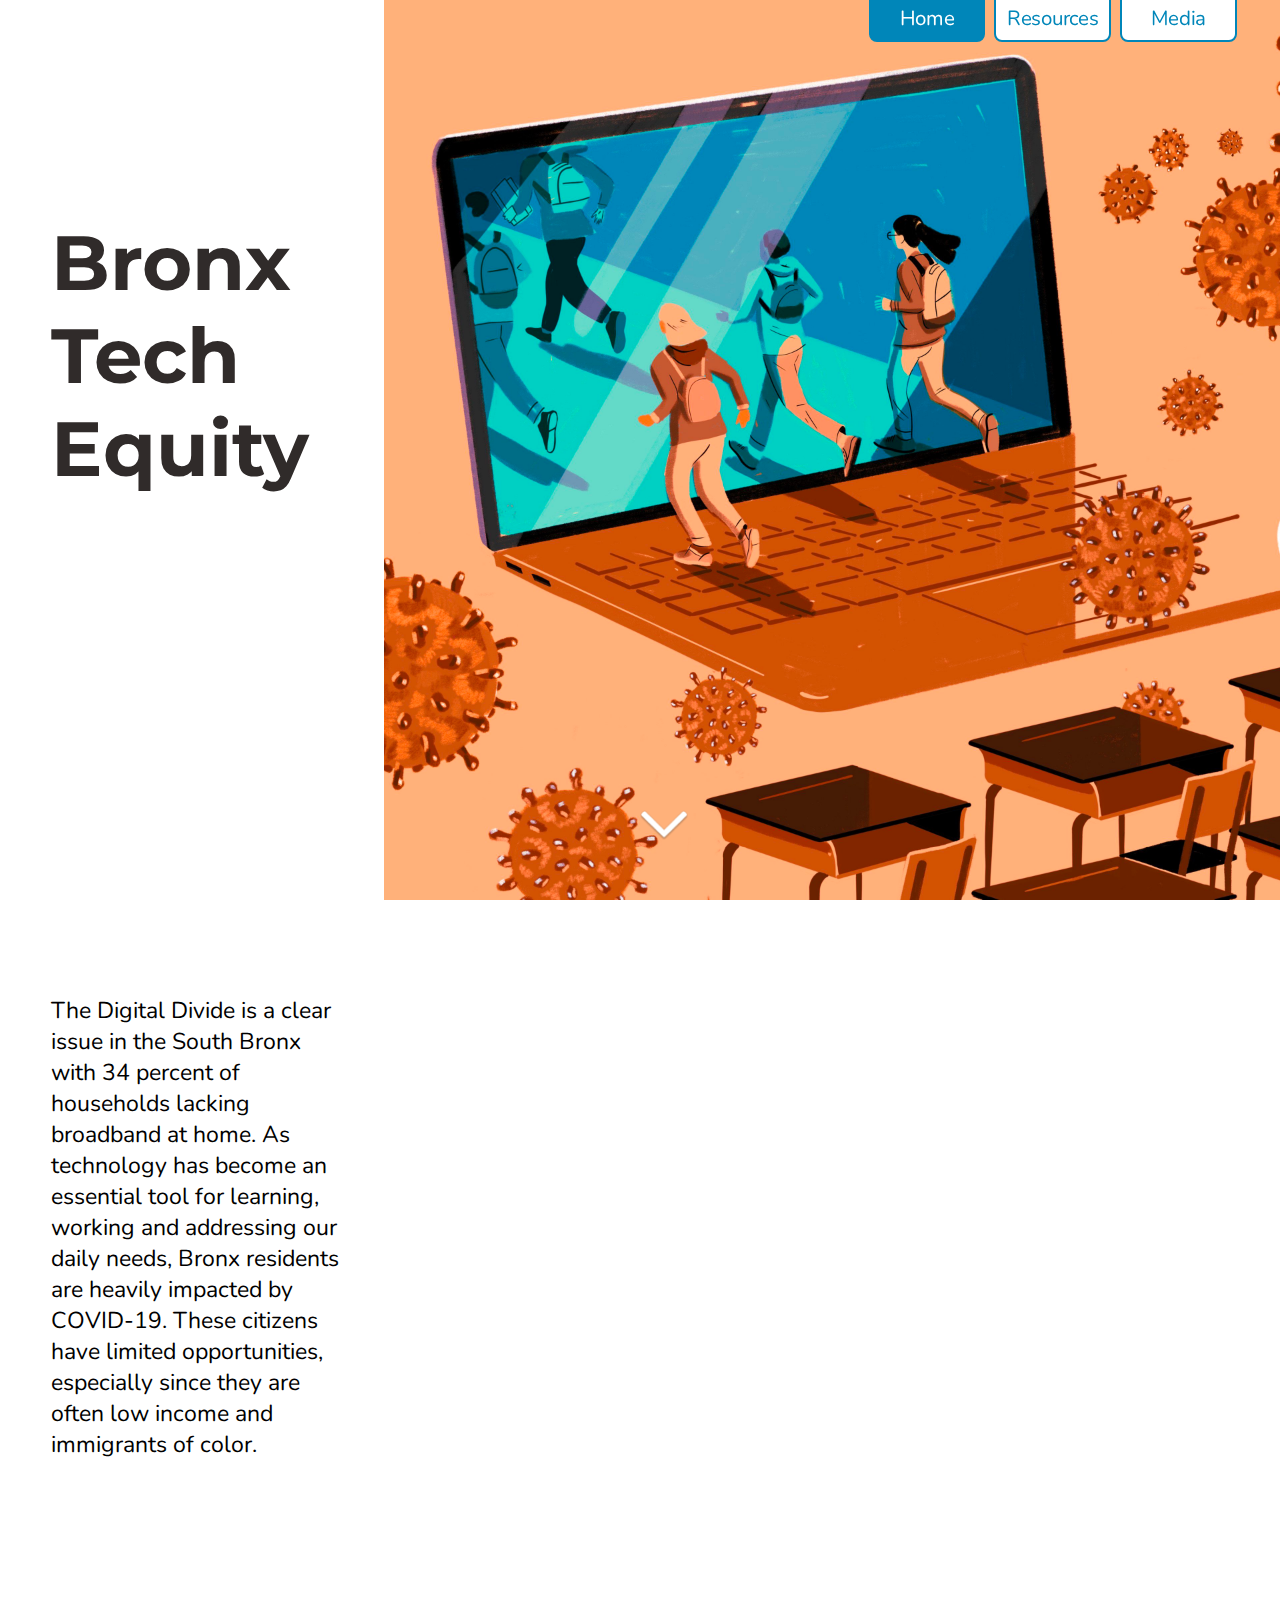
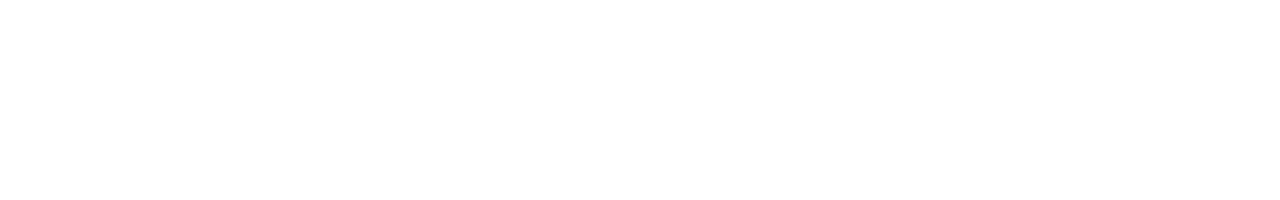
<file: index.html>
<!-- references:
https://www.freecodecamp.org/news/z-index-explained-how-to-stack-elements-using-css-7c5aa0f179b3/
https://www.w3schools.com/howto/howto_js_topnav.asp
https://www.w3schools.com/howto/tryit.asp?filename=tryhow_css_smooth_scroll
https://www.w3schools.com/jsref/prop_win_pagexoffset.asp
https://www.w3schools.com/cssref/pr_dim_max-height.asp-->
<!DOCTYPE html>
<html lang="en" dir="ltr">
  <head>
    <meta charset="utf-8">
    <title>Bx Tech Equity</title>
    <link rel="icon" href="internet.png">
    <link rel="stylesheet" href="style.css">
    <link rel="script" href="script.js">
    <link rel="preconnect" href="https://fonts.gstatic.com">
    <link href="https://fonts.googleapis.com/css2?family=Montserrat:wght@200;300;400;500;600;700;800&family=Nunito:wght@300;400;600;700&display=swap" rel="stylesheet">
  </head>
  <!-- web colors: blue 004463 0086B9 4EAFBF 00D0C3 / white
  orange 461C05 812600 D35301 FFB17A / purple 302B2A 7B4F61 -->
  <body>
    <div class="mainContainer">
    <div id="background"></div>
    <a href="#content1" id="scroll"></a> <!-- jumps to specified div when clicked -->
    <div id="topNav">
      <a class="active" href="index.html">Home</a>
      <a href="resources.html">Resources</a>
      <a href="media.html">Media</a>
    </div>

    <div id="content">
      <h1>Bronx Tech Equity</h1>
    </div>
    <div id="content1">
      <p>The Digital Divide is a clear issue in the South Bronx with 34 percent of households lacking broadband at home.
        As technology has become an essential tool for learning, working and addressing our daily needs, Bronx residents are heavily impacted by COVID-19.
        These citizens have limited opportunities, especially since they are often low income and immigrants of color.</p>
    </div>


    <div id="footer"></div>
    <script src="script.js"></script>
  </div></body>
</html>
</file>
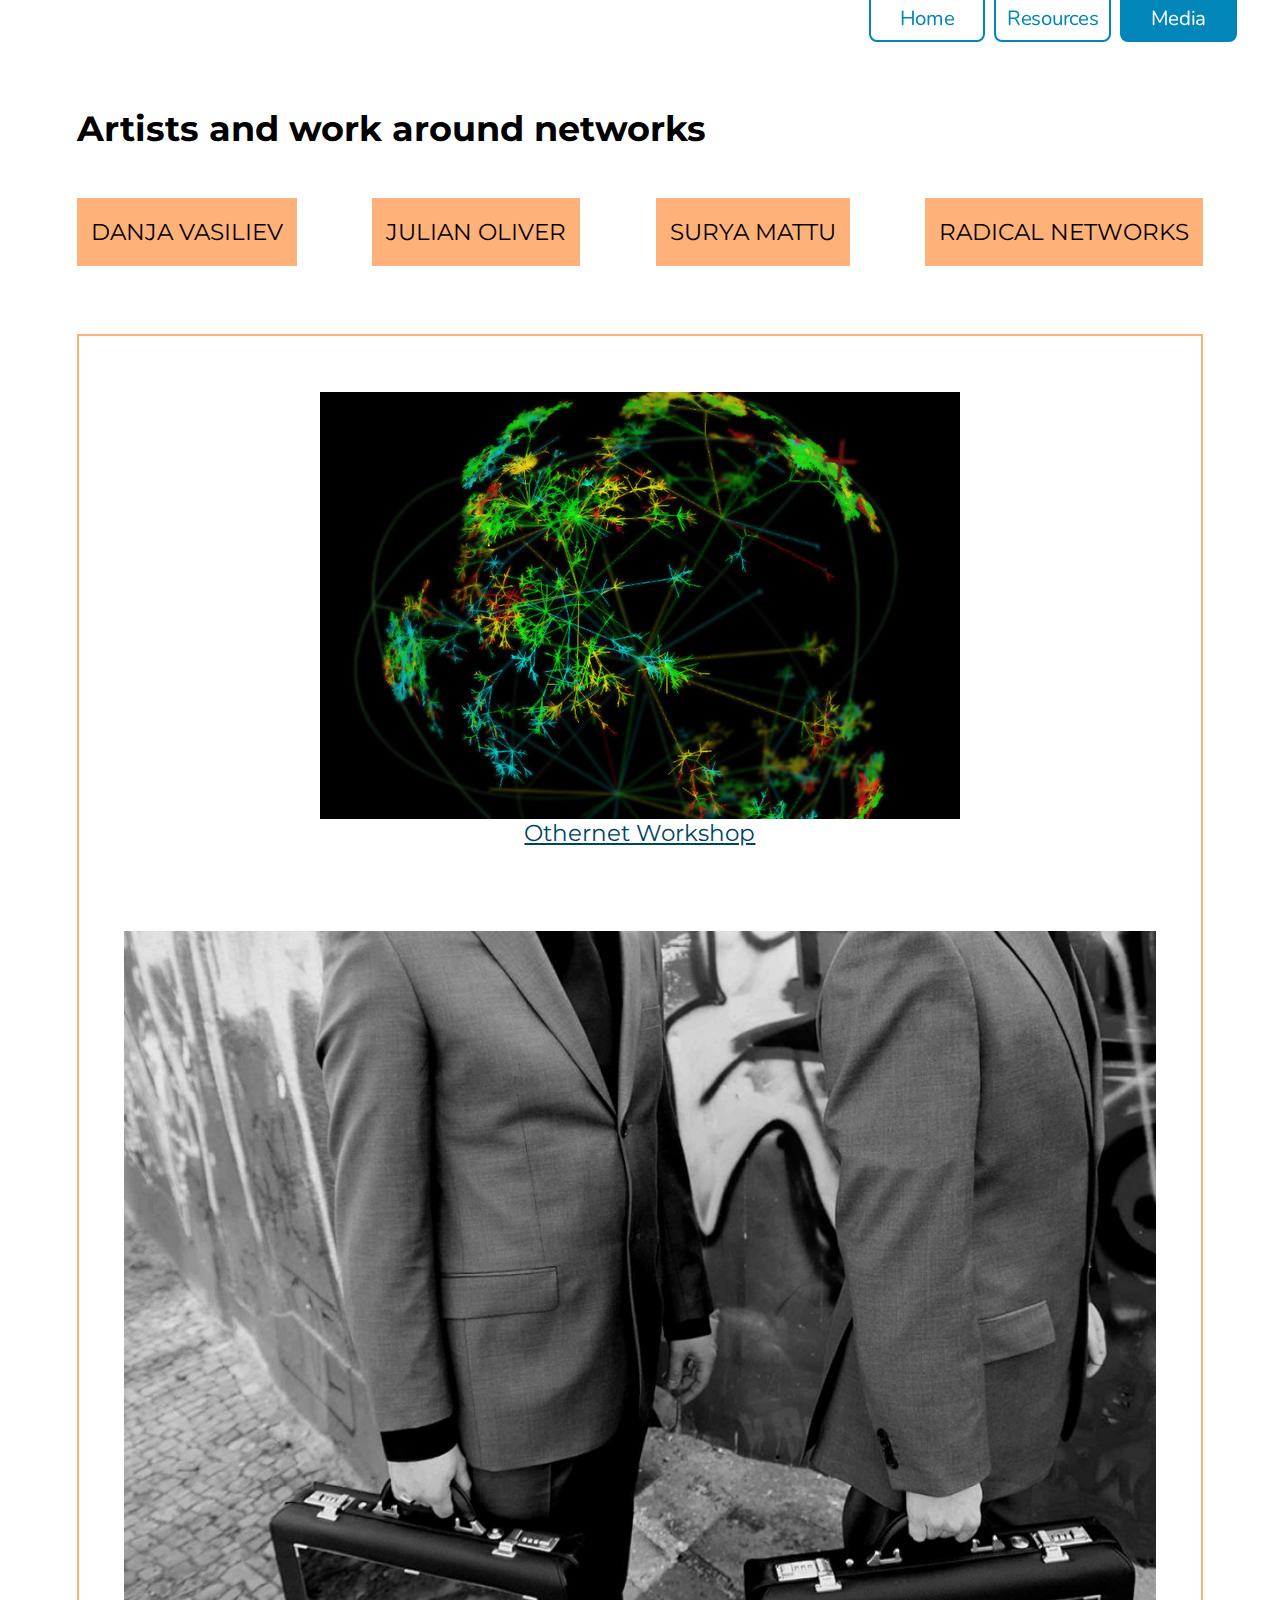
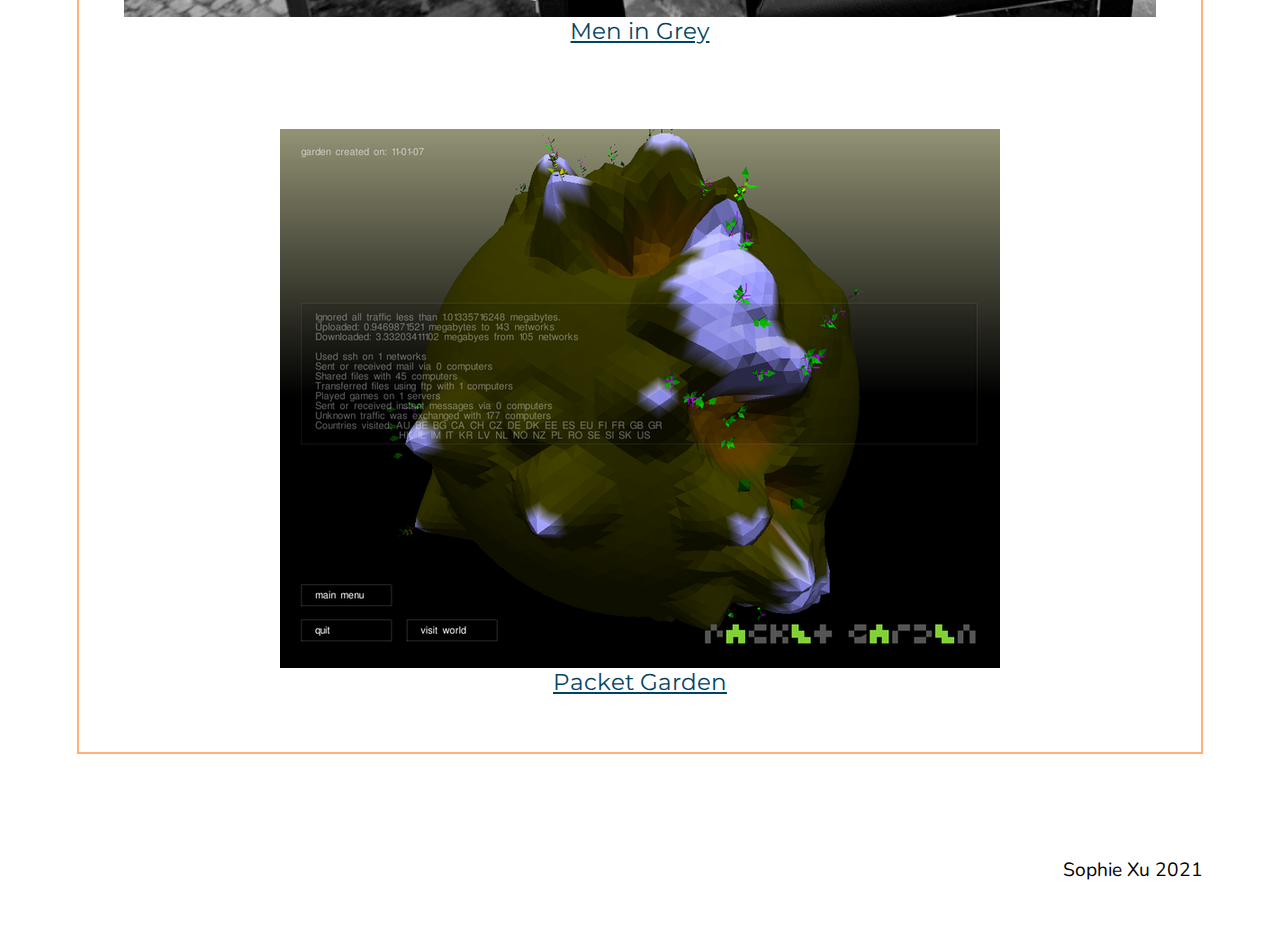
<file: media.html>
<!DOCTYPE html>
<html lang="en" dir="ltr">
  <head>
    <meta charset="utf-8">
    <title>Bx Tech Equity</title>
    <link rel="icon" href="internet.png">
    <link rel="stylesheet" href="style.css">
    <link rel="script" href="script.js">
    <link rel="preconnect" href="https://fonts.gstatic.com">
    <link href="https://fonts.googleapis.com/css2?family=Montserrat:wght@200;300;400;500;600;700;800&family=Nunito:wght@300;400;600;700&display=swap" rel="stylesheet">
  </head>

  <body><div class="mainContainer">
    <div id="topNav">
      <a href="index.html">Home</a>
      <a href="resources.html">Resources</a>
      <a class="active" href="media.html">Media</a>
    </div>

    <div class="content">
      <h2>Artists and work around networks</h2>
      <br><div id="artists"><a href="https://k0a1a.net/">DANJA VASILIEV</a>
        <a href="https://julianoliver.com/">JULIAN OLIVER</a>
        <a href="https://www.suryamattu.com/#/exhibitions">SURYA MATTU</a>
        <a href="https://radicalnetworks.org/">RADICAL NETWORKS</a></div>
      <br><div id="othernet">
      <br><br><img src="othernet.jpg">
      <a href="https://criticalengineering.org/courses/othernet/">Othernet Workshop</a>
      <br><br><br><img src="mig.jpg">
      <a href="http://connectingcities.net/project/men-grey">Men in Grey</a>
      <br><br><br><img src="garden.png">
      <a href="https://julianoliver.com/output/packet-garden.html">Packet Garden</a>
      <br><br></div><br><br><br>
      <div id="footer"><p>Sophie Xu 2021</p><br></div>
    </div>

      <script src="script.js"></script>
  </div></body>
</html>
</file>
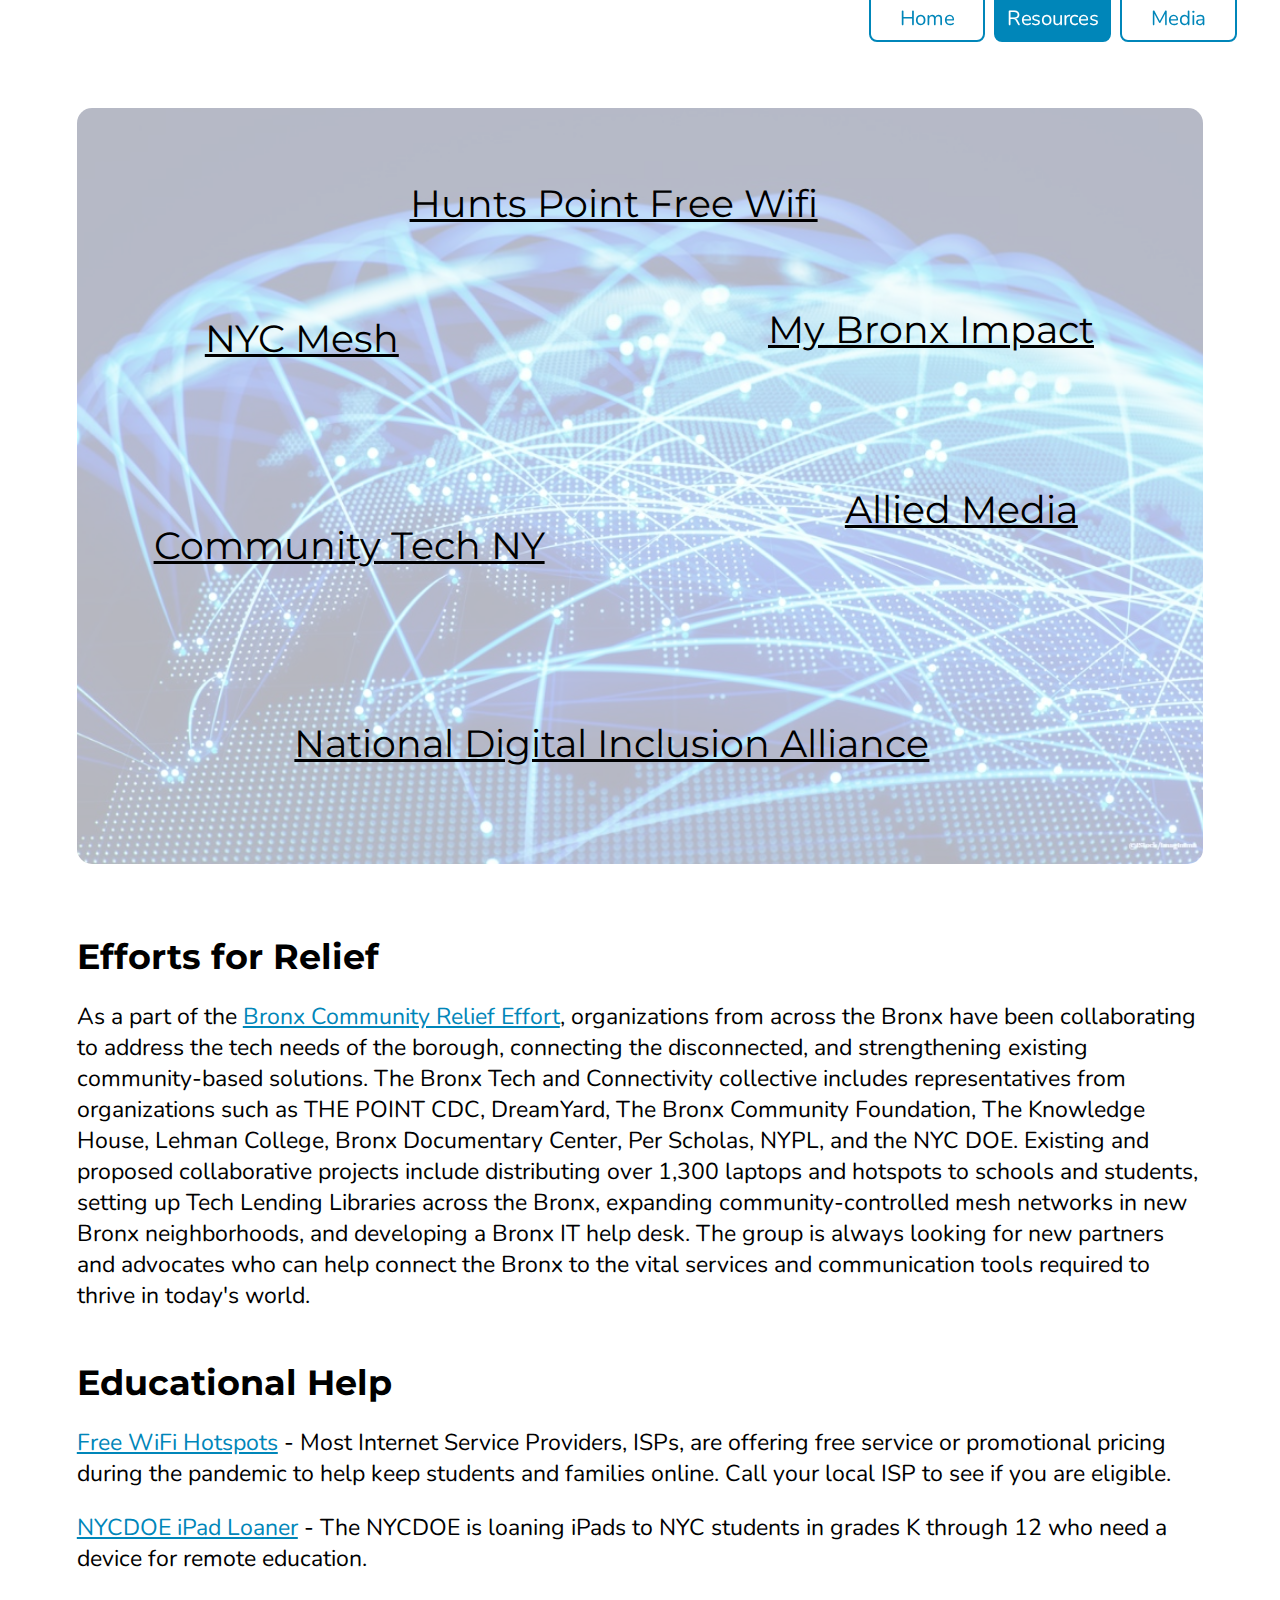
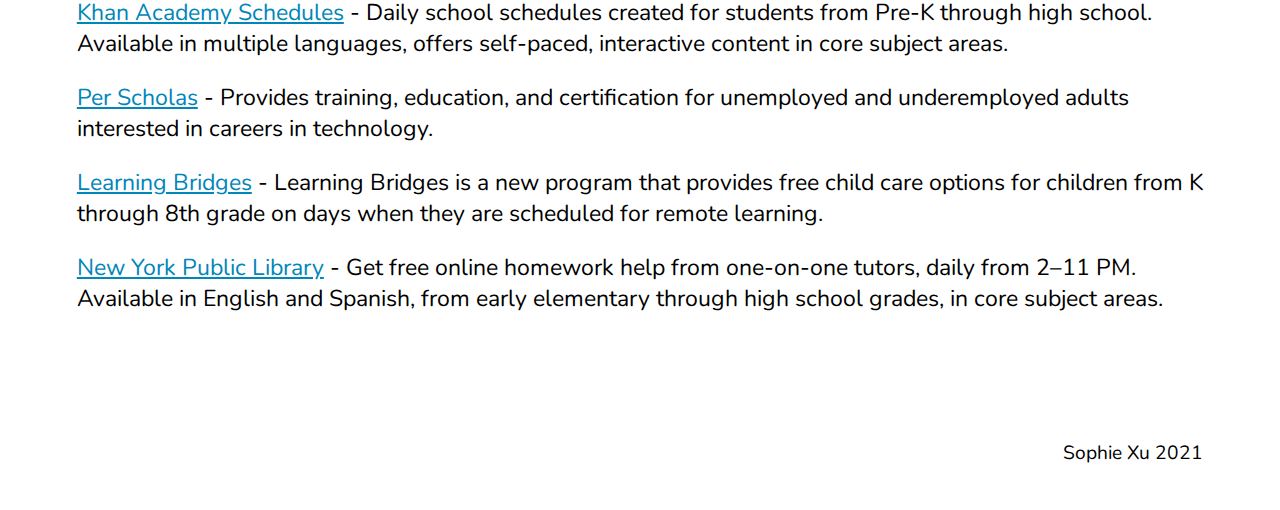
<file: resources.html>
<!DOCTYPE html>
<html lang="en" dir="ltr">
  <head>
    <meta charset="utf-8">
    <title>Bx Tech Equity</title>
    <link rel="icon" href="internet.png">
    <link rel="stylesheet" href="style.css">
    <link rel="script" href="script.js">
    <link rel="preconnect" href="https://fonts.gstatic.com">
    <link href="https://fonts.googleapis.com/css2?family=Montserrat:wght@200;300;400;500;600;700;800&family=Nunito:wght@300;400;600;700&display=swap" rel="stylesheet">
  </head>

  <body><div class="mainContainer">
    <div id="topNav">
      <a href="index.html">Home</a>
      <a class="active" href="resources.html">Resources</a>
      <a href="media.html">Media</a>
    </div>
    <div class="content">
      <div id="image"></div>
    <div id="resources">
      <a id="b" href="https://thepoint.org/digital-stewards/">Hunts Point Free Wifi</a>
      <a id="c" href="https://www.nycmesh.net/">NYC Mesh</a>
      <a id="d" href="https://my.bronximpact.org/">My Bronx Impact</a>
      <a id="e" href="https://communitytechny.org/">Community Tech NY</a>
      <a id="f" href="https://www.digitalinclusion.org/">National Digital Inclusion Alliance</a>
      <a id="g" href="https://alliedmedia.org/resources/community-technology-handbook">Allied Media</a>
    </div></div>

    <div class="content" id="efforts">
      <h2>Efforts for Relief</h2>
      <p>As a part of the <a href="https://thebronx.org/">Bronx Community Relief Effort</a>, organizations from across the Bronx have been collaborating to address the tech needs of the borough, connecting the disconnected, and strengthening existing community-based solutions. The Bronx Tech and Connectivity collective includes representatives from organizations such as THE POINT CDC, DreamYard, The Bronx Community Foundation, The Knowledge House, Lehman College, Bronx Documentary Center, Per Scholas, NYPL, and the NYC DOE. Existing and proposed collaborative projects include distributing over 1,300 laptops and hotspots to schools and students, setting up Tech Lending Libraries across the Bronx, expanding community-controlled mesh networks in new Bronx neighborhoods, and developing a Bronx IT help desk. The group is always looking for new partners and advocates who can help connect the Bronx to the vital services and communication tools required to thrive in today's world. </p>
      <!-- <a href="http://www.bcc.cuny.edu/campus-resources/information-technology-service-desk/">Bronx IT Help Desk<img src="lehman.jpg" alt="Lehman College"></a>
      <p> <a href="https://thepoint.org/digital-stewards/">Digital Mesh Network</a> - In an effort to build a more resilient and better connected Hunts Point, THE POINT CDC, in collaboration with New America, is launching the <b>FREE HUNTS POINT COMMUNITY WIFI</b>; a wireless mesh WIFI network, which provides free community WIFI that is resistant to power and internet outages.</p>
      <p> <a href="https://www.nycmesh.net/">NYC Mesh</a> - NYC Mesh is a neutral network full of a diverse group of volunteers dedicated to ending the digital divide and extending high-speed, reliable internet to all New Yorkers.</p>
      <p> <a href="https://my.bronximpact.org/">My Bronx Impact</a> - An online tool created to help you find more free or cost-based local resources like internet access, grocery delivery, medical care, financial assistance, and more.</p>
      <p> <a href="https://communitytechny.org/">Community Tech NY</a> - CTNY creates community technology for local networking and healthy digital ecosystems.</p>
      <p> <a href="https://www.digitalinclusion.org/">National Digital Inclusion Alliance</a> - The NDIA is a unified voice for home broadband access, public broadband access, personal devices and local technology training and support programs. We work collaboratively to craft, identify and disseminate financial and operational resources for digital inclusion programs while serving as a bridge to policymakers and the general public.</p> -->
      <br><h2>Educational Help</h2>
      <p> <a href="https://data.cityofnewyork.us/Social-Services/NYC-Wi-Fi-Hotspot-Locations/a9we-mtpn">Free WiFi Hotspots</a> - Most Internet Service Providers, ISPs, are offering free service or promotional pricing during the pandemic to help keep students and families online. Call your local ISP to see if you are eligible.</p>
      <p> <a href="https://www.schools.nyc.gov/learning/learn-at-home/technical-tools-and-support/ipads-and-laptops/ipad-requests">NYCDOE iPad Loaner</a> - The NYCDOE is loaning iPads to NYC students in grades K through 12 who need a device for remote education. </p>
      <p> <a href="https://docs.google.com/document/d/e/2PACX-1vSZhOdEPAWjUQpqDkVAlJrFwxxZ9Sa6zGOq0CNRms6Z7DZNq-tQWS3OhuVCUbh_-P-WmksHAzbsrk9d/pub#kix.mouk9zropavw">Khan Academy Schedules</a> - Daily school schedules created for students from Pre-K through high school. Available in multiple languages, offers self-paced, interactive content in core subject areas.</p>
      <p> <a href="https://perscholas.org/">Per Scholas</a> - Provides training, education, and certification for unemployed and underemployed adults interested in careers in technology.</p>
      <p> <a href="https://prek4all.az1.qualtrics.com/jfe/form/SV_ac4kZNaIMaixbc9">Learning Bridges</a> - Learning Bridges is a new program that provides free child care options for children from K through 8th grade on days when they are scheduled for remote learning.</p>
      <p> <a href="https://www.nypl.org/about/remote-resources/kids-and-teens/homework-help-brainfuse?utm_source=eNewsletter&utm_medium=email&utm_content=NYPLConnect_20200324&utm_campaign=NYPLConnect">New York Public Library</a> - Get free online homework help from one-on-one tutors, daily from 2–11 PM. Available in English and Spanish, from early elementary through high school grades, in core subject areas.</p>

      <p> <a href=""></a></p>
      <br><br><br>
      <div id="footer"><p>Sophie Xu 2021</p><br></div>
    </div>


      <script src="script.js"></script>
  </div></body>
</html>
</file>
<file: style.css>
/* defaults
margin: 0; padding: 0;
box-sizing: border-box;
background-color: white;
display: block;
position: absolute; top: 0; left: 0; */
body {
  font-family: 'Montserrat', sans-serif;
  font-weight: normal;
  scroll-behavior: smooth; /* making a transition */
}
body::-webkit-scrollbar { display: none; } /* get ride of scroll bar */

h1, h2, h3, h4 {
  margin: 0;
} p {
  font-family: 'Nunito', sans-serif;
} img { /* have images auto resize to div */
  max-width: 100%;
  max-height: 100%;
}

.mainContainer{
  position: absolute; top: 0; left: 0;
  height: 200vh; width: 100vw;
}

#topNav{
  position: fixed; top: -4px; right: 3vw;
  text-align: right;
  z-index: 100;
}
#topNav a{
  display: inline-block;
  text-align: center;
  margin-right: .4vw;
  width: 9.1vw;
  height: 3.6vw;
  background: #FFFFFF;
  border: 2.5px solid #0086B9;
  box-sizing: border-box;
  border-radius: 0px 0px 8px 8px;

  padding-top: 0.5vw;
  font-family: 'Nunito', sans-serif;
  font-style: normal;
  font-weight: 400;
  font-size: 1.6vw;

  letter-spacing: -0.015em;
  text-decoration: none;
  color: #0086B9;
}
#topNav a.active{
  background: #0086B9;
  color: #FFFFFF;
}
#topNav a:hover{
  background: #004463;
  color: #FFFFFF;
  border: 2.5px solid #004463;
}

#scroll{
  position: fixed; top: 90vh; left: 50vw;
  background-image: url(down.png);
  background-size: contain;
  text-align: center;
  width: 48px; height: 30px;
  transition: top 0.3s;
}

#background{
  background-image: url(school.jpg);
  background-size: cover;
  position: fixed; top: 0; right: 0;
  width: 70vw;
  height: 100vh;
}

#content{
  position: absolute;
  top: 24vh; left: 4vw;
  width: 20vw;
  font-size: 3vw;
  color: #302B2A;
}

#content1{
  position: absolute;
  top: 108vh; left: 4vw;
  width: 23vw;
  font-size: 1.8vw;
}
#efforts{ top: 104vh; }
#efforts a{ color: #0086B9; }
.content{
  position: relative;
  top: 12vh; left: 6vw;
  width: 88vw;
  font-size: 1.8vw;
}
#image{
  position: absolute; top: 0; left: 0;
  background-image: url(hop.jpg);
  width: 88vw; height: 84vh;
  background-size: cover;
  opacity: 0.3;
  border-radius: 15px;
}
#resources{
  position: absolute; top: 0; left: 0;
  width: 88vw;
}
#resources a{ color: black; position: absolute; font-size: 3vw; }
#resources a:hover{ color: #D35301; }
#b { top: 8vh; left: 26vw; }
#c { top: 23vh; left: 10vw; }
#d { top: 22vh; left: 54vw; }
#e { top: 46vh; left: 6vw; }
#f { top: 68vh; left: 17vw; }
#g { top: 42vh; left: 60vw; }

#footer{ text-align: right; font-size: 1.5vw; }
#artists{
  display: flex;
  justify-content: space-between;
  padding-top: 20px;
  padding-bottom: 40px;
}
#artists a{
  text-align: center;
  padding: 20px 14px 20px 14px;
  background-color: #FFB17A;
  color: black;
  text-decoration: none;
}
#artists a:hover{
  background-color: #D35301;
  color: white;
  border: 2px solid #D35301;
  padding: 20px 14px 20px 14px;
}
#othernet{
  display: flex;
  flex-direction: column;
  align-items: center;
  border: 2.8px solid #FFB17A;
  padding: 0px 3.5vw 0px 3.5vw;
}
#othernet a{ color: #004463; }
</file>
